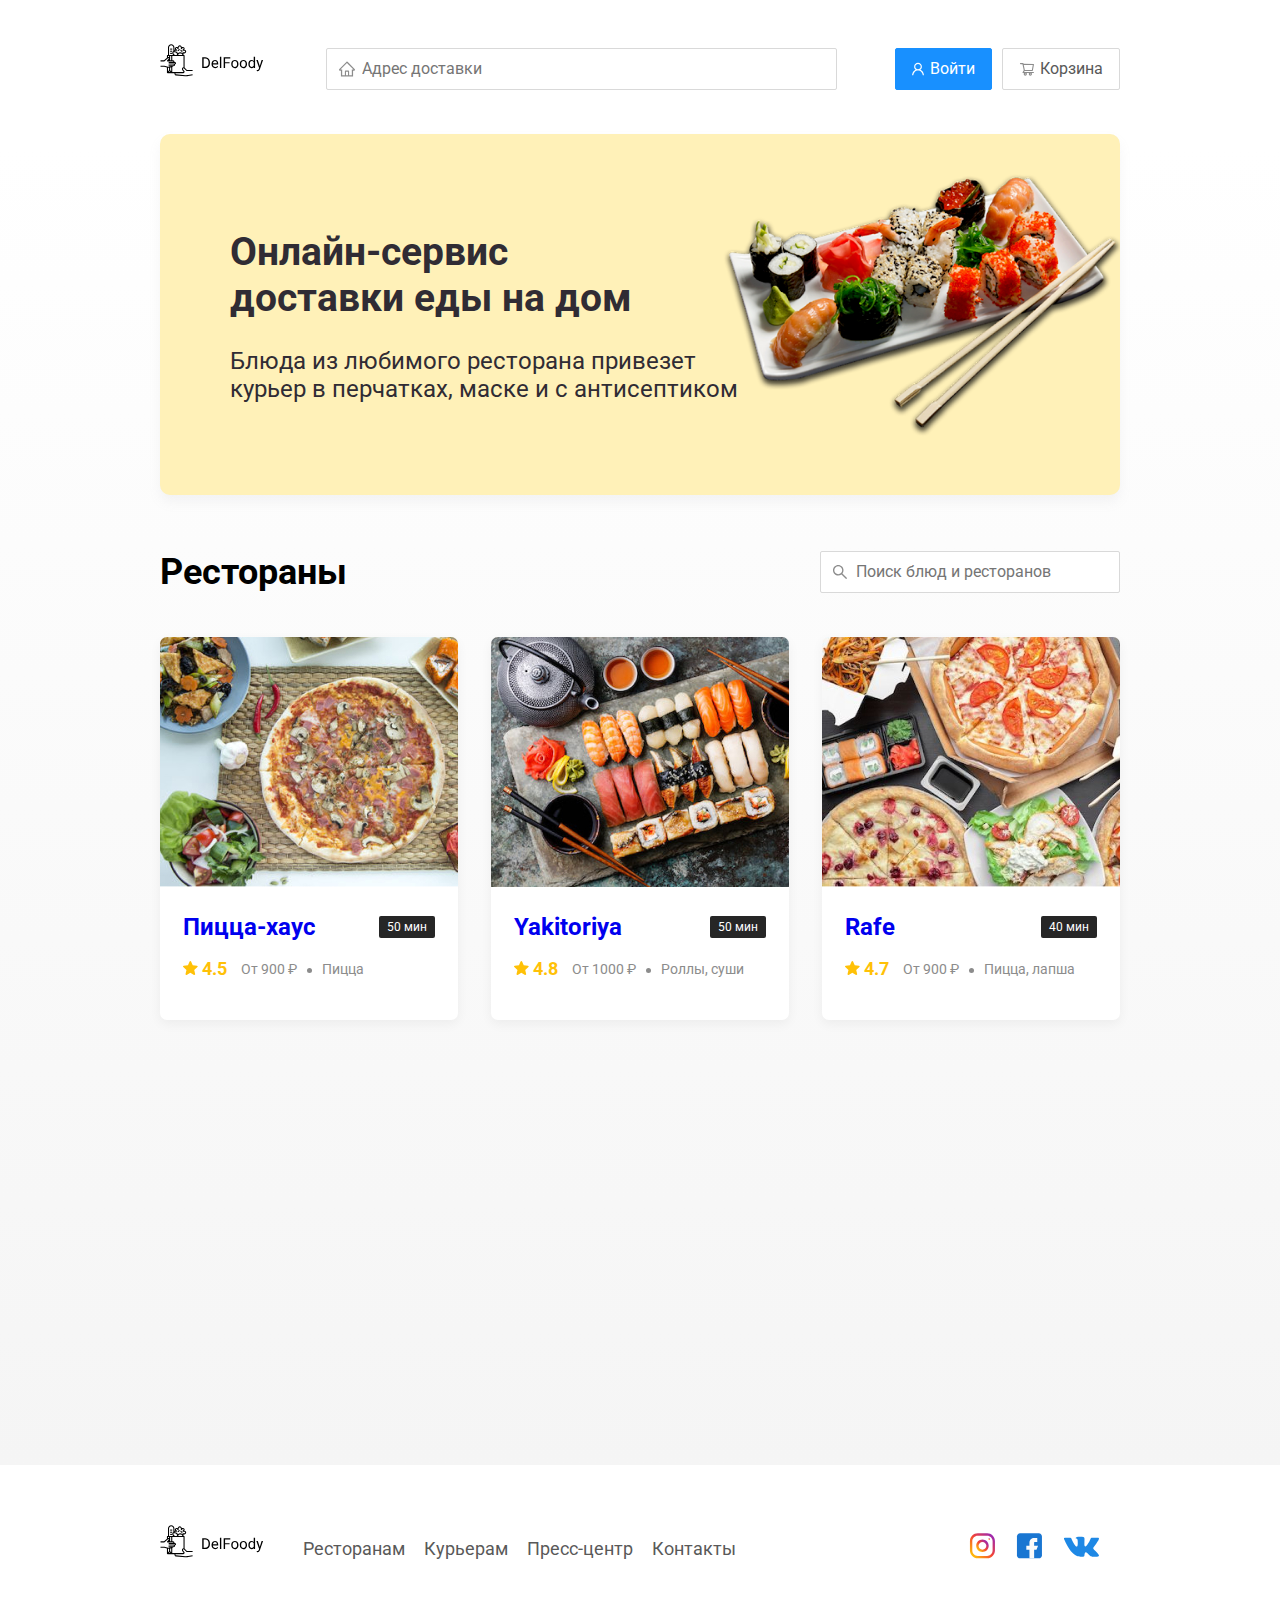
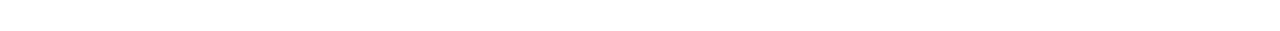
<file: index.html>
<!DOCTYPE html>
<html lang="ru">
<head>
    <meta charset="UTF-8">
    <meta name="viewport" content="width=device-width, initial-scale=1.0">
    <title>DelFoody - доставка еды на дом</title>
    <link href="https://fonts.googleapis.com/css2?family=Roboto:wght@400;700&display=swap" rel="stylesheet">
    <link rel="stylesheet" href="css/normalize.css">
    <link rel="stylesheet" href="css/animate.css">
    <link rel="stylesheet" href="css/style.css">
</head>
<body>
    <div class="container">
            <!-- Шапка сайта -->
        <header class="header">
            <!-- Логотип -->
            <a href="index.html" class="logo">
                <img src="img/logo.svg" alt="Logo" />
            </a>
            <!-- Поле адреса для доставки-->
            <input type="text" class="input input-adress" placeholder = "Адрес доставки">
            <!-- Поле ввода - кнопки -->
            <div class="buttons">
                <button class="button button-primary">
                   <img src="img/user.svg" alt="user" class="button-icon"> 
                   <span class="button-text">Войти</span>
                </button>
                <button class="button" id="cart-button">
                   <img src="img/shopping-cart.svg" alt="shopping-cart" class="button-icon"> 
                  <span class="button-text">Корзина</span> 
                </button>
            </div>
        </header>
    </div>
    <!-- container -->

    <main class="main">
        <div class="container">
            <section class="promo">
                <h1 class="promo-title">Онлайн-сервис <br /> доставки еды на дом</h1>
                <p class="promo-text">Блюда из любимого ресторана привезет курьер в перчатках, маске и с антисептиком</p>
            </section>
            
            <section class="restaurants">
                <div class="section-heading">
                    <h2 class="section-title">Рестораны</h2>
                    <input type="text" class="input input-search" placeholder="Поиск блюд и ресторанов">
                </div>
                <div class="cards">
                    <a href="restaurant.html" class="card wow fadeInUp" data-wow-delay="0.2s">
                        <img src="img/image.jpg" alt="image" class="card-image" />
                        <div class="card-text">
                            <div class="card-heading">
                                <h3 class="card-title">Пицца-хаус</h3>
                                <span class="card-tag tag">50 мин</span>
                            </div>
                            <!--card-heading -->
                            <div class="card-info">
                                <div class="rating">
                                    <img src="img/rating.svg" alt="rating" class="rating-star">
                                    4.5</div>
                                <div class="price">От 900 ₽</div>
                                <div class="category">Пицца</div>
                            </div>
                            <!-- card-info -->
                        </div>
                        <!-- card-text -->
                    </a>
                    <!-- card -->
                    <a href="restaurant.html" class="card wow fadeInUp" data-wow-delay="0.4s">
                        <img src="img/image4.jpg" alt="image" class="card-image" />
                        <div class="card-text">
                            <div class="card-heading">
                                <h3 class="card-title">Yakitoriya</h3>
                                <span class="card-tag tag">50 мин</span>
                            </div>
                            <!--card-heading -->
                            <div class="card-info">
                                <div class="rating">
                                    <img src="img/rating.svg" alt="rating" class="rating-star">
                                    4.8</div>
                                <div class="price">От 1000 ₽</div>
                                <div class="category">Роллы, суши</div>
                            </div>
                            <!-- card-info -->
                        </div>
                        <!-- card-text -->
                    </a>
                    <!-- card -->
                    <a href="restaurant.html" class="card wow fadeInUp" data-wow-delay="0.6s">
                        <img src="img/image3.jpg" alt="image" class="card-image" />
                        <div class="card-text">
                            <div class="card-heading">
                                <h3 class="card-title">Rafe</h3>
                                <span class="card-tag tag">40 мин</span>
                            </div>
                            <!--card-heading -->
                            <div class="card-info">
                                <div class="rating">
                                    <img src="img/rating.svg" alt="rating" class="rating-star">
                                    4.7</div>
                                <div class="price">От 900 ₽</div>
                                <div class="category">Пицца, лапша</div>
                            </div>
                            <!-- card-info -->
                        </div>
                        <!-- card-text -->
                    </a>
                    <!-- card -->
                    <a href="restaurant.html" class="card wow fadeInUp" data-wow-delay="0.2s">
                        <img src="img/image2.jpg" alt="image" class="card-image" />
                        <div class="card-text">
                            <div class="card-heading">
                                <h3 class="card-title">Rabiya</h3>
                                <span class="card-tag tag">60 мин</span>
                            </div>
                            <!--card-heading -->
                            <div class="card-info">
                                <div class="rating">
                                    <img src="img/rating.svg" alt="rating" class="rating-star">
                                    4.6</div>
                                <div class="price">От 900 ₽</div>
                                <div class="category">Восточная кухня</div>
                            </div>
                            <!-- card-info -->
                        </div>
                        <!-- card-text -->
                    </a>
                    <!-- card -->
                    <a href="restaurant.html" class="card wow fadeInUp" data-wow-delay="0.4s">
                        <img src="img/image5.jpg" alt="image" class="card-image" />
                        <div class="card-text">
                            <div class="card-heading">
                                <h3 class="card-title">Mono Pizz</h3>
                                <span class="card-tag tag">45 мин</span>
                            </div>
                            <!--card-heading -->
                            <div class="card-info">
                                <div class="rating">
                                    <img src="img/rating.svg" alt="rating" class="rating-star">
                                    4.5</div>
                                <div class="price">От 1000 ₽</div>
                                <div class="category">Пицца</div>
                            </div>
                            <!-- card-info -->
                        </div>
                        <!-- card-text -->
                    </a>
                    <!-- card -->
                    <a href="restaurant.html" class="card wow fadeInUp" data-wow-delay="0.6s">
                        <img src="img/image6.jpg" alt="image" class="card-image" />
                        <div class="card-text">
                            <div class="card-heading">
                                <h3 class="card-title">Saya Sushi</h3>
                                <span class="card-tag tag">50 мин</span>
                            </div>
                            <!--card-heading -->
                            <div class="card-info">
                                <div class="rating">
                                    <img src="img/rating.svg" alt="rating" class="rating-star">
                                    4.3</div>
                                <div class="price">От 800 ₽</div>
                                <div class="category">Роллы, пицца</div>
                            </div>
                            <!-- card-info -->
                        </div>
                        <!-- card-text -->
                    </a>
                    <!-- card -->
                </div>
                <!-- cards -->
            </section>
        </div>
        <!-- container -->
    </main>

    <footer class="footer">
        <div class="container">
            <div class="footer-block">
                <img src="img/logo.svg" alt="" class="logo footer-logo">
                <nav class="footer-nav">
                    <a href="#" class="footer-link">Ресторанам</a>
                    <a href="#" class="footer-link">Курьерам</a>
                    <a href="#" class="footer-link">Пресс-центр</a>
                    <a href="#" class="footer-link">Контакты</a>
                </nav>
                <div class="social-links">
                    <a href="#" class="social-link"><img src="img/insta.svg" alt="instagram"></a>
                    <a href="#" class="social-link"><img src="img/fb.svg" alt="FaceBook"></a>
                    <a href="#" class="social-link"><img src="img/vk.svg" alt="vkontakte"></a>
                </div>
                <!-- social-links -->
            </div>
        </div>

    </footer>

        <div class="modal">
            <div class="modal-dialog">
                <div class="modal-header">
                    <h3 class="modal-title">Корзина</h3>
                    <button class="close">&times;</button>
                </div>
                <!-- modal-header -->
                <div class="modal-body">
                    <div class="food-row">
                        <span class="food-name">Ролл угорь стандарт</span>
                        <strong class="food-price">250 ₽</strong>
                        <div class="food-counter">
                            <button class="counter-button">-</button>
                            <span class="counter">1</span>
                            <button class="counter-button">+</button>
                        </div>
                    </div>
                    <!-- food-row -->
                    <div class="food-row">
                        <span class="food-name">Ролл угорь стандарт</span>
                        <strong class="food-price">250 ₽</strong>
                        <div class="food-counter">
                            <button class="counter-button">-</button>
                            <span class="counter">1</span>
                            <button class="counter-button">+</button>
                        </div>
                    </div>
                    <!-- food-row -->
                    <div class="food-row">
                        <span class="food-name">Ролл угорь стандарт</span>
                        <strong class="food-price">250 ₽</strong>
                        <div class="food-counter">
                            <button class="counter-button">-</button>
                            <span class="counter">1</span>
                            <button class="counter-button">+</button>
                        </div>
                    </div>
                    <!-- food-row -->
                    <div class="food-row">
                        <span class="food-name">Ролл угорь стандарт</span>
                        <strong class="food-price">250 ₽</strong>
                        <div class="food-counter">
                            <button class="counter-button">-</button>
                            <span class="counter">1</span>
                            <button class="counter-button">+</button>
                        </div>
                    </div>
                    <!-- food-row -->
                    <div class="food-row">
                        <span class="food-name">Ролл угорь стандарт</span>
                        <strong class="food-price">250 ₽</strong>
                        <div class="food-counter">
                            <button class="counter-button">-</button>
                            <span class="counter">1</span>
                            <button class="counter-button">+</button>
                        </div>
                    </div>
                    <!-- food-row -->
                </div>
                <!-- modal-body -->
                <div class="modal-footer">
                    <span class="modal-pricetag">1250 ₽</span>
                    <div class="footer-buttons">
                        <button class="button button-primary">Оформить заказ</button>
                        <button class="button">Отмена</button>
                    </div>
                </div>
                <!-- modal-footer -->
            </div>
            <!-- modal-dialog -->
        </div>
        <!-- modal -->



    <script src="js/wow.min.js"></script>
    <script src="js/main.js"></script>

</body>
</html>
</file>
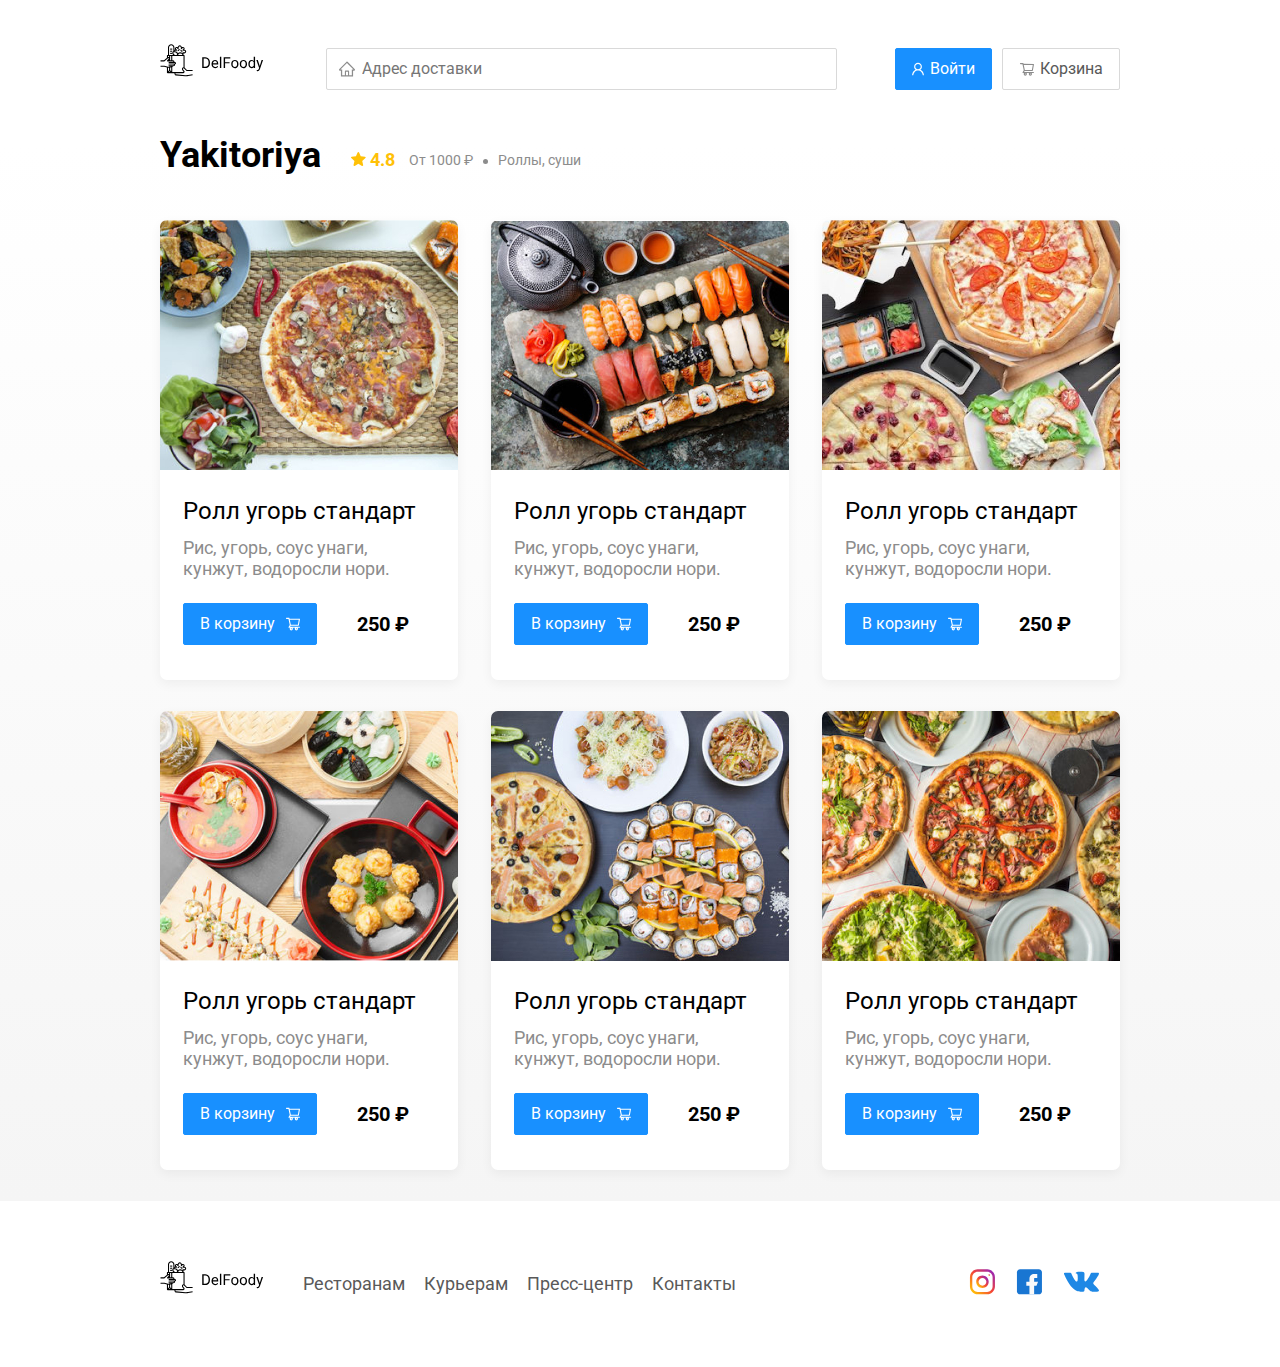
<file: restaurant.html>
<!DOCTYPE html>
<html lang="ru">
<head>
    <meta charset="UTF-8">
    <meta name="viewport" content="width=device-width, initial-scale=1.0">
    <title>Yakitoriya - доставка еды на дом</title>
    <link href="https://fonts.googleapis.com/css2?family=Roboto:wght@400;700&display=swap" rel="stylesheet">
    <link rel="stylesheet" href="css/normalize.css">
    <link rel="stylesheet" href="css/animate.css">
    <link rel="stylesheet" href="css/style.css">
</head>
<body>
    <div class="container">
            <!-- Шапка сайта -->
        <header class="header">
            <!-- Логотип -->
            <a href="index.html" class="logo">
                <img src="img/logo.svg" alt="Logo" />
            </a>
            <!-- Поле адреса для доставки-->
            <input type="text" class="input input-adress" placeholder = "Адрес доставки">
            <!-- Поле ввода - кнопки -->
            <div class="buttons">
                <button class="button button-primary">
                   <img src="img/user.svg" alt="user" class="button-icon"> 
                   <span class="button-text">Войти</span>
                </button>
                <button class="button" id="cart-button">
                   <img src="img/shopping-cart.svg" alt="shopping-cart" class="button-icon"> 
                  <span class="button-text">Корзина</span> 
                </button>
            </div>
        </header>
    </div>
    <!-- container -->

    <main class="main">
        <div class="container">
           
            <section class="restaurants">
                <div class="section-heading">
                    <h2 class="section-title">Yakitoriya</h2>
                            <div class="card-info">
                                <div class="rating">
                                    <img src="img/rating.svg" alt="rating" class="rating-star">
                                    4.8</div>
                                <div class="price">От 1000 ₽</div>
                                <div class="category">Роллы, суши</div>
                            </div>
                            <!-- card-info -->
                </div>
                <div class="cards">
                    <div class="card wow fadeInUp" data-wow-delay="0.2s">
                        <img src="img/image.jpg" alt="image" class="card-image" />
                        <div class="card-text">
                            <div class="card-heading">
                                <h3 class="card-title card-title-reg">Ролл угорь стандарт</h3>
                            </div>
                            <!--card-heading -->
                            <div class="card-info">
                                <div class="ingredients">Рис, угорь, соус унаги, кунжут, водоросли нори.</div>
                            </div>
                            <!-- card-info -->
                            <div class="card-buttons">
                                <button class="button button-primary">
                                    <span class="button-card-text">В корзину</span>
                                    <img src="img/shopping-cart-white.svg" alt="shopping-cart"
                                        class="button-card-image">
                                </button>
                                <strong class="card-price-bold">250 ₽</strong>
                            </div>
                        </div>
                        <!-- card-text -->
                    </div>
                    <!-- card -->
                    <div class="card wow fadeInUp" data-wow-delay="0.4s">
                        <img src="img/image4.jpg" alt="image" class="card-image" />
                        <div class="card-text">
                            <div class="card-heading">
                                <h3 class="card-title card-title-reg">Ролл угорь стандарт</h3>
                            </div>
                            <!--card-heading -->
                            <div class="card-info">
                                <div class="ingredients">Рис, угорь, соус унаги, кунжут, водоросли нори.</div>
                            </div>
                            <!-- card-info -->
                            <div class="card-buttons">
                                <button class="button button-primary">
                                    <span class="button-card-text">В корзину</span>
                                    <img src="img/shopping-cart-white.svg" alt="shopping-cart"
                                        class="button-card-image">
                                </button>
                                <strong class="card-price-bold">250 ₽</strong>
                            </div>
                        </div>
                        <!-- card-text -->
                    </div>
                    <!-- card -->
                    <div class="card wow fadeInUp" data-wow-delay="0.6s">
                        <img src="img/image3.jpg" alt="image" class="card-image" />
                        <div class="card-text">
                            <div class="card-heading">
                                <h3 class="card-title card-title-reg">Ролл угорь стандарт</h3>
                            </div>
                            <!--card-heading -->
                            <div class="card-info">
                                <div class="ingredients">Рис, угорь, соус унаги, кунжут, водоросли нори.</div>
                            </div>
                            <!-- card-info -->
                            <div class="card-buttons">
                                <button class="button button-primary">
                                    <span class="button-card-text">В корзину</span>
                                    <img src="img/shopping-cart-white.svg" alt="shopping-cart"
                                        class="button-card-image">
                                </button>
                                <strong class="card-price-bold">250 ₽</strong>
                            </div>
                        </div>
                        <!-- card-text -->
                    </div>
                    <!-- card -->
                    <div class="card wow fadeInUp" data-wow-delay="0.2s">
                        <img src="img/image2.jpg" alt="image" class="card-image" />
                         <div class="card-text">
                             <div class="card-heading">
                                 <h3 class="card-title card-title-reg">Ролл угорь стандарт</h3>
                             </div>
                             <!--card-heading -->
                             <div class="card-info">
                                 <div class="ingredients">Рис, угорь, соус унаги, кунжут, водоросли нори.</div>
                             </div>
                             <!-- card-info -->
                             <div class="card-buttons">
                                 <button class="button button-primary">
                                     <span class="button-card-text">В корзину</span>
                                     <img src="img/shopping-cart-white.svg" alt="shopping-cart"
                                         class="button-card-image">
                                 </button>
                                 <strong class="card-price-bold">250 ₽</strong>
                             </div>
                         </div>
                         <!-- card-text -->
                    </div>
                    <!-- card -->
                    <div class="card wow fadeInUp" data-wow-delay="0.4s">
                        <img src="img/image5.jpg" alt="image" class="card-image" />
                        <div class="card-text">
                            <div class="card-heading">
                                <h3 class="card-title card-title-reg">Ролл угорь стандарт</h3>
                            </div>
                            <!--card-heading -->
                            <div class="card-info">
                                <div class="ingredients">Рис, угорь, соус унаги, кунжут, водоросли нори.</div>
                            </div>
                            <!-- card-info -->
                            <div class="card-buttons">
                                <button class="button button-primary">
                                    <span class="button-card-text">В корзину</span>
                                    <img src="img/shopping-cart-white.svg" alt="shopping-cart"
                                        class="button-card-image">
                                </button>
                                <strong class="card-price-bold">250 ₽</strong>
                            </div>
                        </div>
                        <!-- card-text -->
                    </div>
                    <!-- card -->
                    <div class="card wow fadeInUp" data-wow-delay="0.6s">
                        <img src="img/image6.jpg" alt="image" class="card-image" />
                        <div class="card-text">
                            <div class="card-heading">
                                <h3 class="card-title card-title-reg">Ролл угорь стандарт</h3>
                            </div>
                            <!--card-heading -->
                            <div class="card-info">
                                <div class="ingredients">Рис, угорь, соус унаги, кунжут, водоросли нори.</div>
                            </div>
                            <!-- card-info -->
                            <div class="card-buttons">
                                <button class="button button-primary">
                                    <span class="button-card-text">В корзину</span>
                                    <img src="img/shopping-cart-white.svg" alt="shopping-cart"
                                        class="button-card-image">
                                </button>
                                <strong class="card-price-bold">250 ₽</strong>
                            </div>
                        </div>
                        <!-- card-text -->
                    </div>
                    <!-- card -->
                </div>
                <!-- cards -->
            </section>
        </div>
        <!-- container -->
    </main>

    <footer class="footer">
        <div class="container">
            <div class="footer-block">
                <img src="img/logo.svg" alt="" class="logo footer-logo">
                <nav class="footer-nav">
                    <a href="#" class="footer-link">Ресторанам</a>
                    <a href="#" class="footer-link">Курьерам</a>
                    <a href="#" class="footer-link">Пресс-центр</a>
                    <a href="#" class="footer-link">Контакты</a>
                </nav>
                <div class="social-links">
                    <a href="#" class="social-link"><img src="img/insta.svg" alt="instagram"></a>
                    <a href="#" class="social-link"><img src="img/fb.svg" alt="FaceBook"></a>
                    <a href="#" class="social-link"><img src="img/vk.svg" alt="vkontakte"></a>
                </div>
                <!-- social-links -->
            </div>
        </div>

    </footer>

    <div class="modal">
        <div class="modal-dialog">
            <div class="modal-header">
                <h3 class="modal-title">Корзина</h3>
                <button class="close">&times;</button>
            </div>
            <!-- modal-header -->
            <div class="modal-body">
                <div class="food-row">
                    <span class="food-name">Ролл угорь стандарт</span>
                    <strong class="food-price">250 ₽</strong>
                    <div class="food-counter">
                        <button class="counter-button">-</button>
                        <span class="counter">1</span>
                        <button class="counter-button">+</button>
                    </div>
                </div>
                <!-- food-row -->
                <div class="food-row">
                    <span class="food-name">Ролл угорь стандарт</span>
                    <strong class="food-price">250 ₽</strong>
                    <div class="food-counter">
                        <button class="counter-button">-</button>
                        <span class="counter">1</span>
                        <button class="counter-button">+</button>
                    </div>
                </div>
                <!-- food-row -->
                <div class="food-row">
                    <span class="food-name">Ролл угорь стандарт</span>
                    <strong class="food-price">250 ₽</strong>
                    <div class="food-counter">
                        <button class="counter-button">-</button>
                        <span class="counter">1</span>
                        <button class="counter-button">+</button>
                    </div>
                </div>
                <!-- food-row -->
                <div class="food-row">
                    <span class="food-name">Ролл угорь стандарт</span>
                    <strong class="food-price">250 ₽</strong>
                    <div class="food-counter">
                        <button class="counter-button">-</button>
                        <span class="counter">1</span>
                        <button class="counter-button">+</button>
                    </div>
                </div>
                <!-- food-row -->
                <div class="food-row">
                    <span class="food-name">Ролл угорь стандарт</span>
                    <strong class="food-price">250 ₽</strong>
                    <div class="food-counter">
                        <button class="counter-button">-</button>
                        <span class="counter">1</span>
                        <button class="counter-button">+</button>
                    </div>
                </div>
                <!-- food-row -->
            </div>
            <!-- modal-body -->
            <div class="modal-footer">
                <span class="modal-pricetag">1250 ₽</span>
                <div class="footer-buttons">
                    <button class="button button-primary">Оформить заказ</button>
                    <button class="button">Отмена</button>
                </div>
            </div>
            <!-- modal-footer -->
        </div>
        <!-- modal-dialog -->
    </div>
    <!-- modal -->

    <script src="js/wow.min.js"></script>
    <script src="js/main.js"></script>


</body>
</html>
</file>
<file: css/style.css>
*   {
    box-sizing: border-box;
}

body {
    font-family: "Roboto", sans-serif;
    padding-top: 44px;
}

.container {
    max-width: 1200px;
    margin: auto;
}

.header {
    display: flex;
    align-items: center;
    justify-content: space-between;
    margin-bottom: 40px;
}

.input {
    background: #FFFFFF;
    border: 1px solid #D9D9D9;
    border-radius: 2px;
    font-size: 16px;
    line-height: 24px;
    padding: 8px;
    padding-left: 35px;
    background-repeat: no-repeat;
    background-position: left 11px center;
}

.input-adress {
    flex: 0.8;                              /*будет занимать 80 процентов от свободного места*/
    background-image: url(../img/home.svg);
}

.input-search {
    width: 300px;
    background-image: url(../img/search.svg);
    margin-left: auto;
}

.buttons {
    display: flex;
    align-items: center;
}

.button {
    display: flex;
    align-items: center;
    padding: 8px 16px;
    background: #FFFFFF;
    border: 1px solid #D9D9D9;
    box-sizing: border-box;
    box-shadow: 0px 0px 2px rgba(0, 0, 0, 0.0015);
    border-radius: 2px;
    color: #595959;
    line-height: 24px;
}

.button-primary {
    background: #1890FF;
    border: 1px solid #1890FF;
    color: #fff;
    margin-right: 10px;
}

.button-icon {
    margin-right: 6px;
}

.button-card-text {
    margin-right: 10px;
}

.promo {
    box-shadow: 0px 7px 12px rgba(158, 158, 163, 0.1);
    background: #FFF1B8 url(../img/promo-image.png) no-repeat top 30px right;
    border-radius: 10px;
    padding: 68px 70px;
    margin-bottom: 56px;
}

.promo-title {
    font-style: normal;
    font-weight: bold;
    font-size: 39px;
    line-height: 46px;
    color: #302C34;
}

.promo-text {
    max-width: 538px;
    font-style: normal;
    font-weight: normal;
    font-size: 24px;
    line-height: 28px;
    color: #302C34;
}

.main {
    background: linear-gradient(180deg, rgba(245, 245, 245, 0) 1.04%, #F5F5F5 100%);
}

.section-heading {
    display: flex;
    align-items: center;
    margin-bottom: 44px;
}

.section-title {
    font-style: normal;
    font-weight: bold;
    font-size: 36px;
    line-height: 42px;
    margin:0;
    color: #000000;
    margin-right: 30px;
}

.cards {
    display: flex;
    align-items: flex-start;
    flex-wrap: wrap;
    justify-content: space-between;
}

.card {
    background: #FFFFFF;
    box-shadow: 0px 4px 12px rgba(0, 0, 0, 0.05);
    border-radius: 7px;
    overflow: hidden;
    margin-bottom: 31px;
    flex-basis: 31%;
    text-decoration: none;
}

.card-image {
    width: 384px;
    height: 250px;
    object-fit: cover;
}

.card-text {
    padding-top: 20px;
    padding-bottom: 35px;
    padding-left: 23px;
    padding-right: 23px;
}

.card-heading {
    display: flex;
    align-items: center;
    justify-content: space-between;
}

.card-title {
    margin: 0;
    font-style: normal;
    font-weight: bold;
    font-size: 24px;
    line-height: 32px;
}

.card-title-reg {
    font-weight: 400;
    font-size: 24px;
    line-height: 32px;
}

.card-tag {
    font-style: normal;
    font-weight: normal;
    font-size: 12px;
    line-height: 20px;
    color: #FFFFFF;
    background: #262626;
    border-radius: 2px;
    padding: 1px 8px;
}

.card-info {
    display: flex;
    align-items: center;
    flex-wrap: wrap;
    margin-top: 10px;
}

.card-buttons {
    display: flex;
    align-items: center;
    margin-top: 24px;
}

.card-price-bold {
    margin-left: 30px;
    font-weight: bold;
    font-size: 20px;
    line-height: 32px;
}

.rating {
    margin-right: 26px;
    color: #FFC107;
    font-style: normal;
    font-weight: bold;
    font-size: 18px;
    line-height: 32px;
}

.price, .category {
    color: #8C8C8C;
    font-size: 18px;
    line-height: 32px;
}

.price {
    margin-right: 10px;
}

.ingredients {
    color: #8C8C8C;
    font-size: 18px;
    line-height: 21px;
}

.category {
    text-overflow: ellipsis;
    overflow: hidden;
    white-space: nowrap;
    max-width: 150px;
}

.price::after {
    content: "";
    width: 5px;
    height: 5px;
    background-color: #8C8C8C;
    display: inline-block;
    vertical-align: middle;
    border-radius: 50%;
    margin-left: 10px;
}

.footer {
    padding: 60px 0;
}

.footer-block {
    display: flex;
    justify-content: space-between;
    align-items: center;
}

.footer-link {
    display: inline-block;
    color: #595959;
    text-decoration: none;
    font-style: normal;
    font-weight: normal;
    font-size: 18px;
    line-height: 21px;
}

.footer-link:not(:last-child) {
    margin-right: 15px;
}

.footer-nav {
    margin-left: 35px;
    margin-right: auto;
}

.social-links {
    display: flex;
    align-items: center;
}

.social-link:not(last-child) {
    margin-right: 21px;
}

.modal {             /*всплывающее окно, висит поверх окна restaraunt*/
    position: fixed; /* держит одну позицию несмотря на прокрутку экрана*/
    left: 0;
    top: 0;
    width: 100%;
    height: 100%;
    background: rgba(0, 0, 0, 0.4);
    display: none;
}

.is-open {
    display: flex;
}

.modal-dialog {
    max-width: 780px;
    width: 95%;
    background: #FFFFFF;
    border-radius: 5px;
    margin: auto;
    padding: 40px 45px;
}

.modal-header {
    display: flex;
    align-items: center;
    justify-content: space-between;
    margin-bottom: 45px;
}

.close {
    font-size: 36px;
    border: none;
    background-color: transparent;
}

.modal-body {
    margin-bottom: 52px;
}

.food-row {
    display: flex;
    align-items: flex-start;
    justify-content: space-between;
    padding-bottom: 8px;
    border-bottom: 1px solid #d9d9d9;
    margin-bottom: 15px;
}

.food-name {
    font-weight: normal;
    font-size: 18px;
    line-height: 32px;
}

.food-price {
    margin: auto;
    margin-right: 47px;
    font-weight: bold;
    font-size: 20px;
    line-height: 32px;
}

.food-counter {
    display: flex;
    align-items: center;
}

.counter-button {
    display: flex;
    align-items: center;
    justify-content: center;
    width: 39px;
    height: 32px;
    background: #FFFFFF;
    border: 1px solid #40A9FF;
    box-sizing: border-box;
    border-radius: 2px;
    font-weight: normal;
    font-size: 14px;
    line-height: 22px;
    color: #40A9FF;
}

.modal-title {
    margin: 0;
    font-weight: bold;
    font-size: 36px;
    line-height: 42px;
}

.counter {
    font-size: 16px;
    line-height: 24px;
    margin-left: 10px;
    margin-right: 10px;
}

.modal-footer {
    display: flex;
    align-items: center;
    justify-content: space-between;
}

.footer-buttons {
    display: flex;
    align-items: center;
}

.modal-pricetag {
    background: #262626;
    border-radius: 5px;
    color: #FFFFFF;
    padding: 15px 20px;
}

@media(max-width: 1366px) {

    .container {
        max-width: 960px;
    }

    .promo {
        background-position: top 40px right -3px;
        background-size: 400px;
    }

    .rating {
        margin-right: 14px;
    }

    .category, .price {
        font-size: 14px;
    }
}

@media (max-width: 992px) {
    .container {
        max-width: 740px;
    }

    .promo {
        padding: 50px;
        background-size: 300px;
        background-position: center right;
    }

    .promo-text {
        font-size: 18px;
        max-width: 400px;
    }

    .card {
        flex-basis: 49%;
    }

    .footer-link {
        font-size: 16px;
    }
}

@media (max-width: 768px) {

    .input-adress {
        flex: 0.8;
    }

    .container {
        max-width: 570px;
    }

    .card-info {
        flex-wrap: wrap;
    }

    .card .rating {
        flex-basis: 100%;
    }

    .card-title {
        font-size: 18px;
    }

    .promo {
        background-size: 250px;
        background-position: top 14px right;
    }

    .promo-title {
        font-size: 24px;
        line-height: 1.4;
    }

    .promo-text {
        margin-top: 0;
    }
}

@media (max-width: 578px) {
    .container {
        width: 90%;
    }

    .header {
        flex-wrap: wrap;
    }

    .input-adress {
        margin-top: 15px;
        order: 5;
        flex: 1;
    }

    .promo {
        background-image: none;
    }

    .promo-title {
        margin-bottom: 10px;
    }

    .section-title {
        font-size: 20px;
    }

    .card {
        flex-basis: 100%;
    }

    .card-image {
        width: 100%;
    }

    .footer {
        padding: 30px 0;
    }

    .footer-block {
        align-items: flex-start;
    }

    .footer-nav {
        margin-left: 0;
        margin-right: 0;
        order: 0;
        display: flex;
        flex-direction: column;
    }

    .footer-logo {
        margin-right: 15px;
    }

    .footer-logo {
        order: 1;
    }

    .social-links {
        order: 2;
    }
}

@media (max-width: 480px) {

    .button-text {
        display: none;
    }

    .button-icon {
        margin-right: 0;
    }

    .button {
        min-height: 40px;
    }

    .promo {
        padding: 20px;
    }

    .input-search {
        width: 100%;
    }

    .section-heading {
        flex-wrap: wrap;
    }
    
    .footer-block {
        flex-wrap: wrap;
        flex-direction: column;
        align-items: center;
    }

    .footer-logo {
        order: 0;
        margin-bottom: 20px;
    }

    .footer-nav {
        margin-bottom: 20px;
        text-align: center;
    }

    .footer-link:not(:last-child){
        margin-right: 0;
    }

}
</file>
